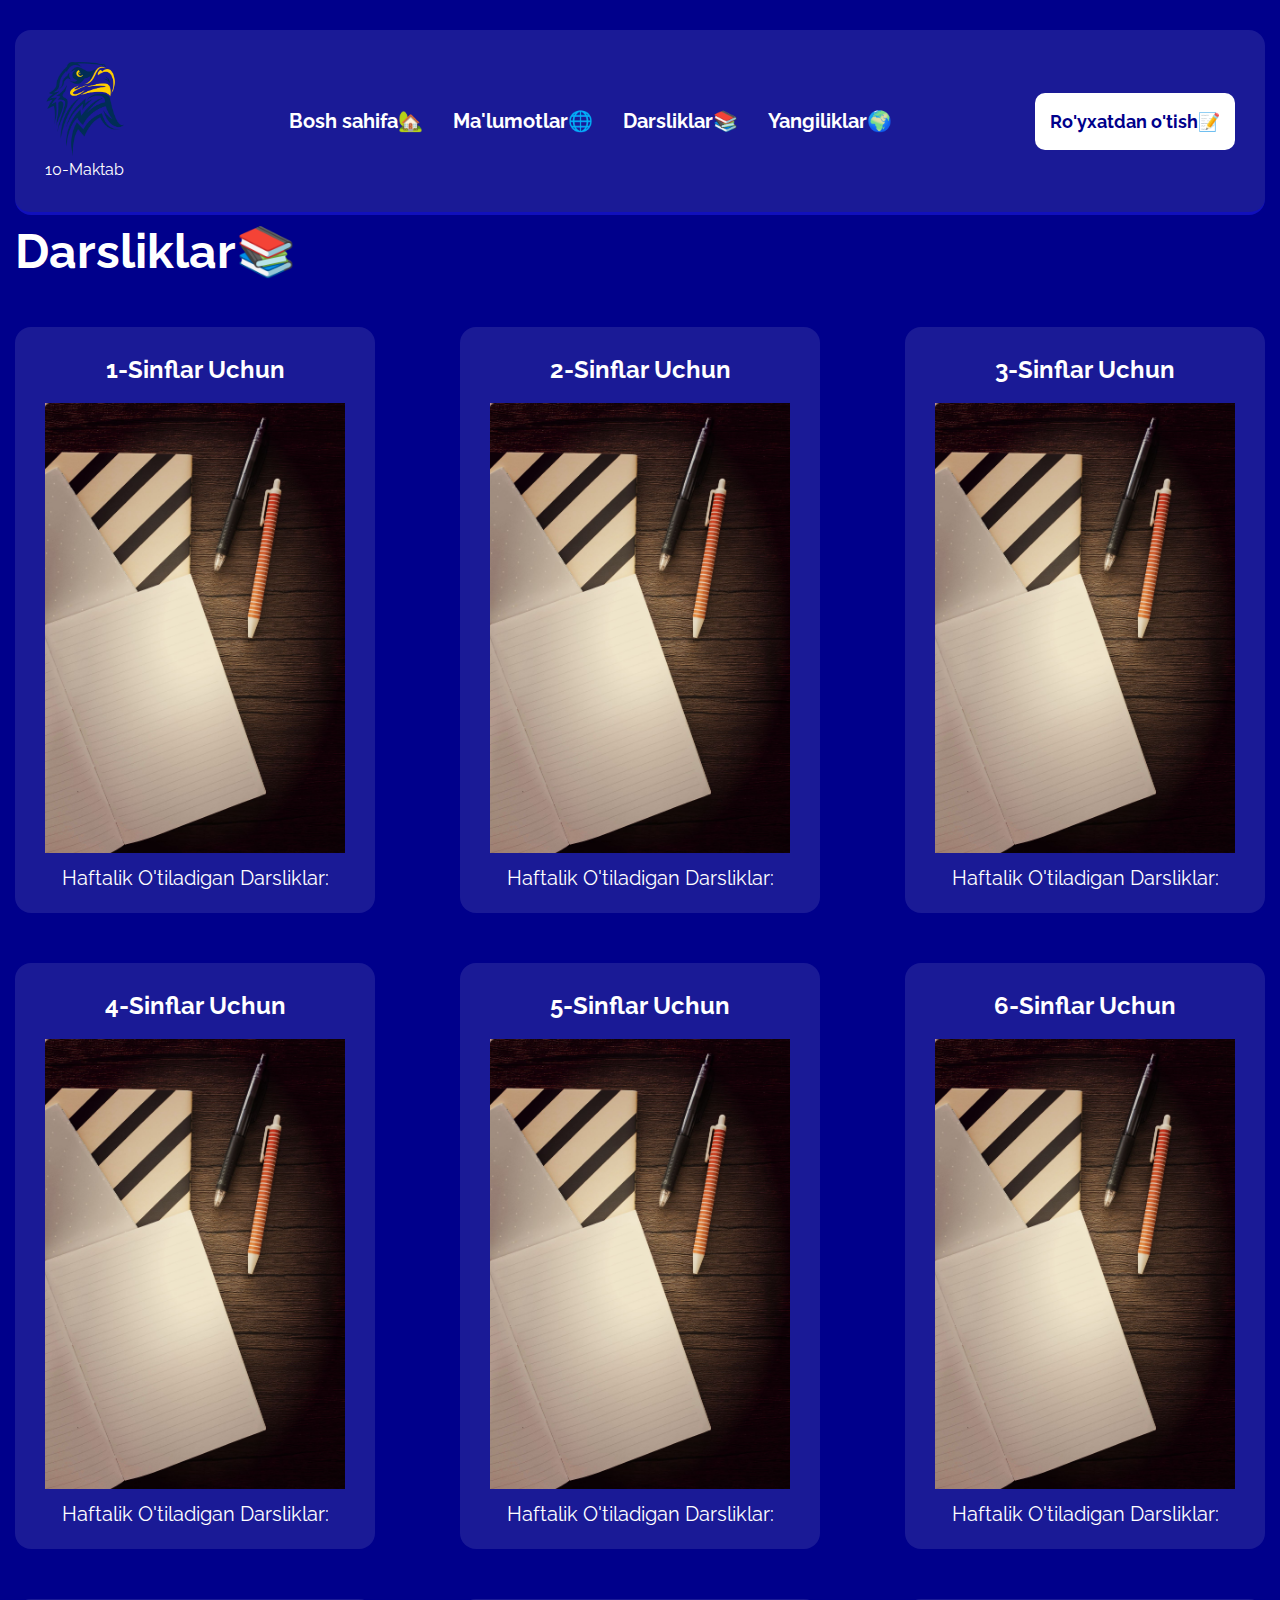
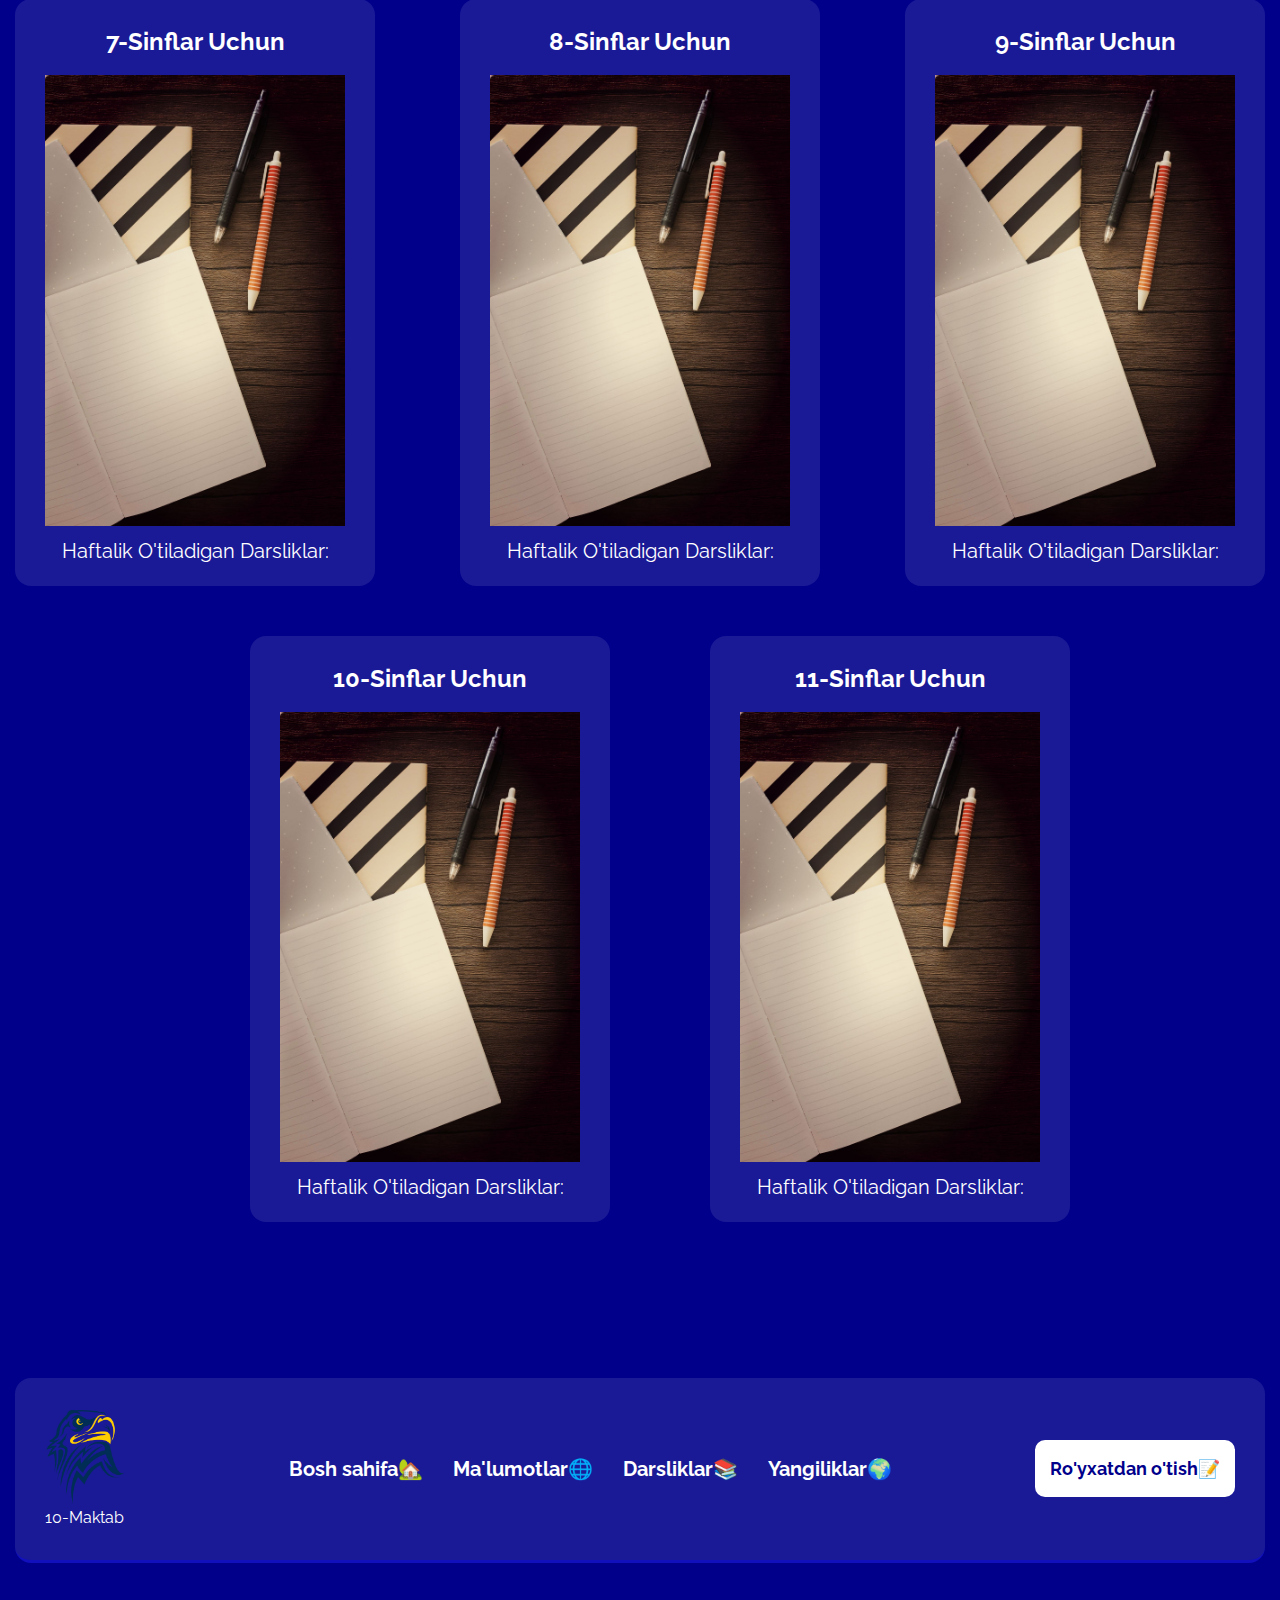
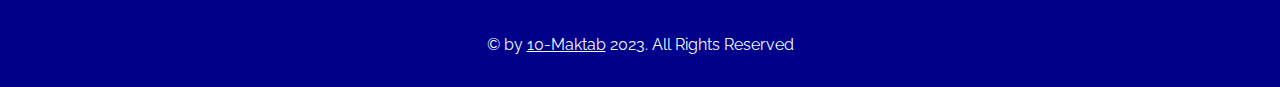
<file: listen.html>
<!DOCTYPE html>
<html lang="uz">
<head>
    <meta charset="UTF-8">
    <meta name="viewport" content="width=device-width, initial-scale=1.0">
    <title>Darsliklar | 10-Maktab</title>
    <link rel="stylesheet" href="css/lesson.css">
    <link rel="stylesheet" href="css/about.css">
    <link rel="stylesheet" href="css/global.css">
    <link rel="stylesheet" href="css/normalize.css">    

    <link rel="preconnect" href="https://fonts.googleapis.com">
    <link rel="preconnect" href="https://fonts.gstatic.com" crossorigin>
    <link href="https://fonts.googleapis.com/css2?family=Raleway:wght@700&display=swap" rel="stylesheet">
    
    <link rel="icon" href="img/logo 3.svg">
</head>
<body>
    
    <header class="header">
        <div class="container">
            <div class="head-top">
                <a class="logo" href="index.html">
                    <img class="logo-img" src="img/logo.png" alt="logo" width="80" height="80">
                    10-Maktab
                </a>
                
                <nav class="head-nav">
                    <ul class="head-ul">
                        <li class="head-li">
                            <a class="head-li-a" href="index.html">Bosh sahifa🏡</a>
                        </li>
                        <li class="head-li">
                            <a class="head-li-a" href="about.html">Ma'lumotlar🌐</a>
                        </li>
                        <li class="head-li">
                            <a class="head-li-a" href="listen.html">Darsliklar📚</a>
                        </li>
                        <li class="head-li">
                            <a class="head-li-a" href="news.html">Yangiliklar🌍</a>
                        </li>
                    </ul>
                </nav>
                
                <a class="head-login-a" href="login.html">Ro'yxatdan o'tish📝</a>
                
            </div>
        </div>
    </header>

    <main class="main">
        <div class="container">
            <h1 class="main-h1">Darsliklar📚</h1>

            <ul class="lesson-ul">
                <li class="lesson-li">
                    <a href="listen.html">
                        <div class="lesson-wrapper">
                            <h2 class="lesson-h1">1-Sinflar Uchun</h2>
                            <img class="lesson-img" src="img/book-and-pen.jpeg" alt="book-and-pen-img" width="300" height="250">
                            <p class="lesson-a">Haftalik O'tiladigan Darsliklar:</p>
                        </div>
                    </a>
                </li>
                <li class="lesson-li">
                    <a href="listen.html">
                        <div class="lesson-wrapper">
                            <h2 class="lesson-h1">2-Sinflar Uchun</h2>
                            <img class="lesson-img" src="img/book-and-pen.jpeg" alt="book-and-pen-img" width="300" height="250">
                            <p class="lesson-a">Haftalik O'tiladigan Darsliklar:</p>
                        </div>
                    </a>
                </li>
                <li class="lesson-li">
                    <a href="listen.html">
                        <div class="lesson-wrapper">
                            <h2 class="lesson-h1">3-Sinflar Uchun</h2>
                            <img class="lesson-img" src="img/book-and-pen.jpeg" alt="book-and-pen-img" width="300" height="250">
                            <p class="lesson-a">Haftalik O'tiladigan Darsliklar:</p>
                        </div>
                    </a>
                </li>
            </ul>
            <ul class="lesson-ul">
                <li class="lesson-li">
                    <a href="listen.html">
                        <div class="lesson-wrapper">
                            <h2 class="lesson-h1">4-Sinflar Uchun</h2>
                            <img class="lesson-img" src="img/book-and-pen.jpeg" alt="book-and-pen-img" width="300" height="250">
                            <p class="lesson-a">Haftalik O'tiladigan Darsliklar:</p>
                        </div>
                    </a>
                </li>
                <li class="lesson-li">
                    <a href="listen.html">
                        <div class="lesson-wrapper">
                            <h2 class="lesson-h1">5-Sinflar Uchun</h2>
                            <img class="lesson-img" src="img/book-and-pen.jpeg" alt="book-and-pen-img" width="300" height="250">
                            <p class="lesson-a">Haftalik O'tiladigan Darsliklar:</p>
                        </div>
                    </a>
                </li>
                <li class="lesson-li">
                    <a href="listen.html">
                        <div class="lesson-wrapper">
                            <h2 class="lesson-h1">6-Sinflar Uchun</h2>
                            <img class="lesson-img" src="img/book-and-pen.jpeg" alt="book-and-pen-img" width="300" height="250">
                            <p class="lesson-a">Haftalik O'tiladigan Darsliklar:</p>
                        </div>
                    </a>
                </li>
            </ul>
            <ul class="lesson-ul">
                <li class="lesson-li">
                    <a href="listen.html">
                        <div class="lesson-wrapper">
                            <h2 class="lesson-h1">7-Sinflar Uchun</h2>
                            <img class="lesson-img" src="img/book-and-pen.jpeg" alt="book-and-pen-img" width="300" height="250">
                            <p class="lesson-a">Haftalik O'tiladigan Darsliklar:</p>
                        </div>
                    </a>
                </li>
                <li class="lesson-li">
                    <a href="listen.html">
                        <div class="lesson-wrapper">
                            <h2 class="lesson-h1">8-Sinflar Uchun</h2>
                            <img class="lesson-img" src="img/book-and-pen.jpeg" alt="book-and-pen-img" width="300" height="250">
                            <p class="lesson-a">Haftalik O'tiladigan Darsliklar:</p>
                        </div>
                    </a>
                </li>
                <li class="lesson-li">
                    <a href="listen.html">
                        <div class="lesson-wrapper">
                            <h2 class="lesson-h1">9-Sinflar Uchun</h2>
                            <img class="lesson-img" src="img/book-and-pen.jpeg" alt="book-and-pen-img" width="300" height="250">
                            <p class="lesson-a">Haftalik O'tiladigan Darsliklar:</p>
                        </div>
                    </a>
                </li>
            </ul>
            <ul class="lesson-ul-4">
                <li class="lesson-li-4">
                    <a href="listen.html">
                        <div class="lesson-wrapper">
                            <h2 class="lesson-h1">10-Sinflar Uchun</h2>
                            <img class="lesson-img" src="img/book-and-pen.jpeg" alt="book-and-pen-img" width="300" height="250">
                            <p class="lesson-a">Haftalik O'tiladigan Darsliklar:</p>
                        </div>
                    </a>
                </li>
                <li class="lesson-li-4">
                    <a href="listen.html">
                        <div class="lesson-wrapper">
                            <h2 class="lesson-h1">11-Sinflar Uchun</h2>
                            <img class="lesson-img" src="img/book-and-pen.jpeg" alt="book-and-pen-img" width="300" height="250">
                            <p class="lesson-a">Haftalik O'tiladigan Darsliklar:</p>
                        </div>
                    </a>
                </li>
            </ul>
        </div>
    </main>

    <footer class="footer">
        <div class="container">
            <div class="footer-top">
                <a class="logo" href="index.html">
                    <img class="logo-img" src="img/logo.png" alt="logo" width="80" height="80">
                    10-Maktab
                </a>
                
                <nav class="head-nav">
                    <ul class="head-ul">
                        <li class="head-li">
                            <a class="head-li-a" href="index.html">Bosh sahifa🏡</a>
                        </li>
                        <li class="head-li">
                            <a class="head-li-a" href="about.html">Ma'lumotlar🌐</a>
                        </li>
                        <li class="head-li">
                            <a class="head-li-a" href="listen.html">Darsliklar📚</a>
                        </li>
                        <li class="head-li">
                            <a class="head-li-a" href="news.html">Yangiliklar🌍</a>
                        </li>
                    </ul>
                </nav>
                
                <a class="head-login-a" href="login.html">Ro'yxatdan o'tish📝</a>
                
            </div>
            
            <p class="connect">
                &copy; by <a class="connect-a" href="https://www.facebook.com/10maktabquqon/">10-Maktab</a> 2023. All Rights Reserved 
            </p>
                
            </div>
        </footer>
    
</body>
</html>
</file>
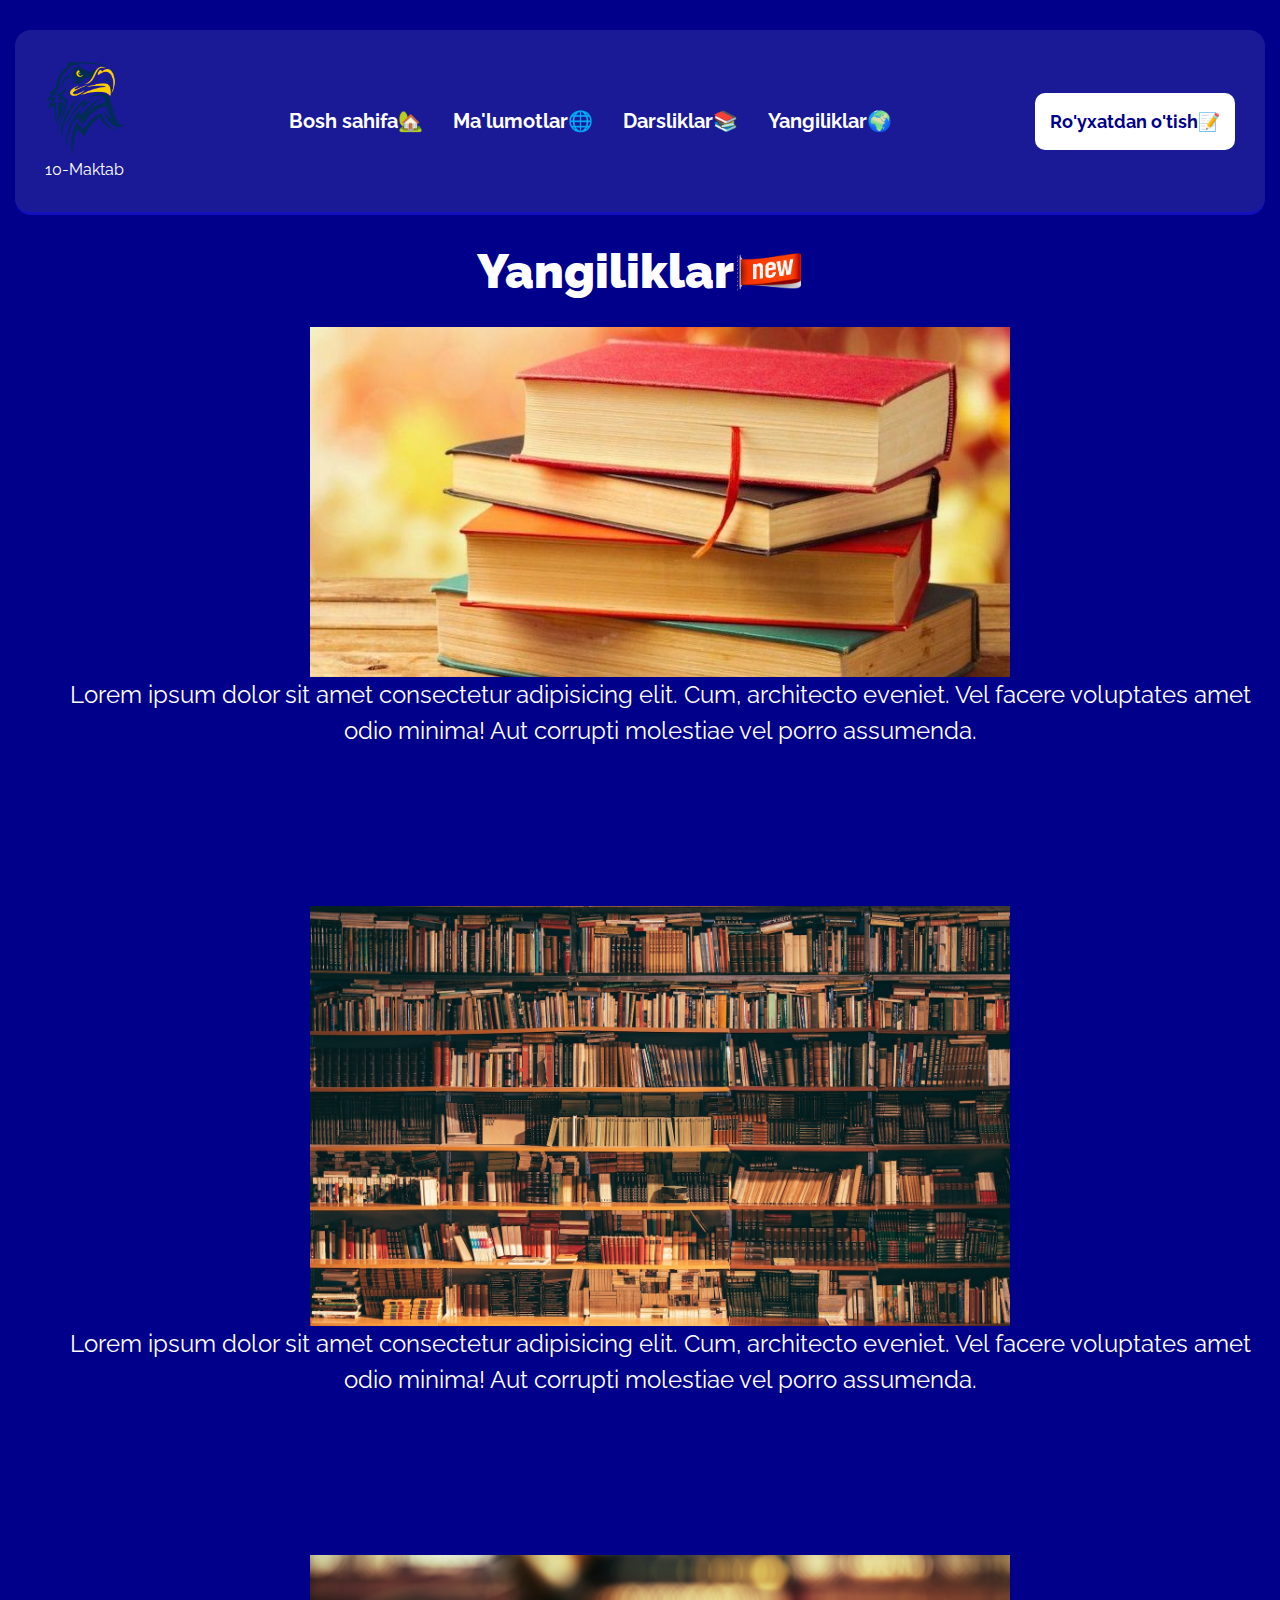
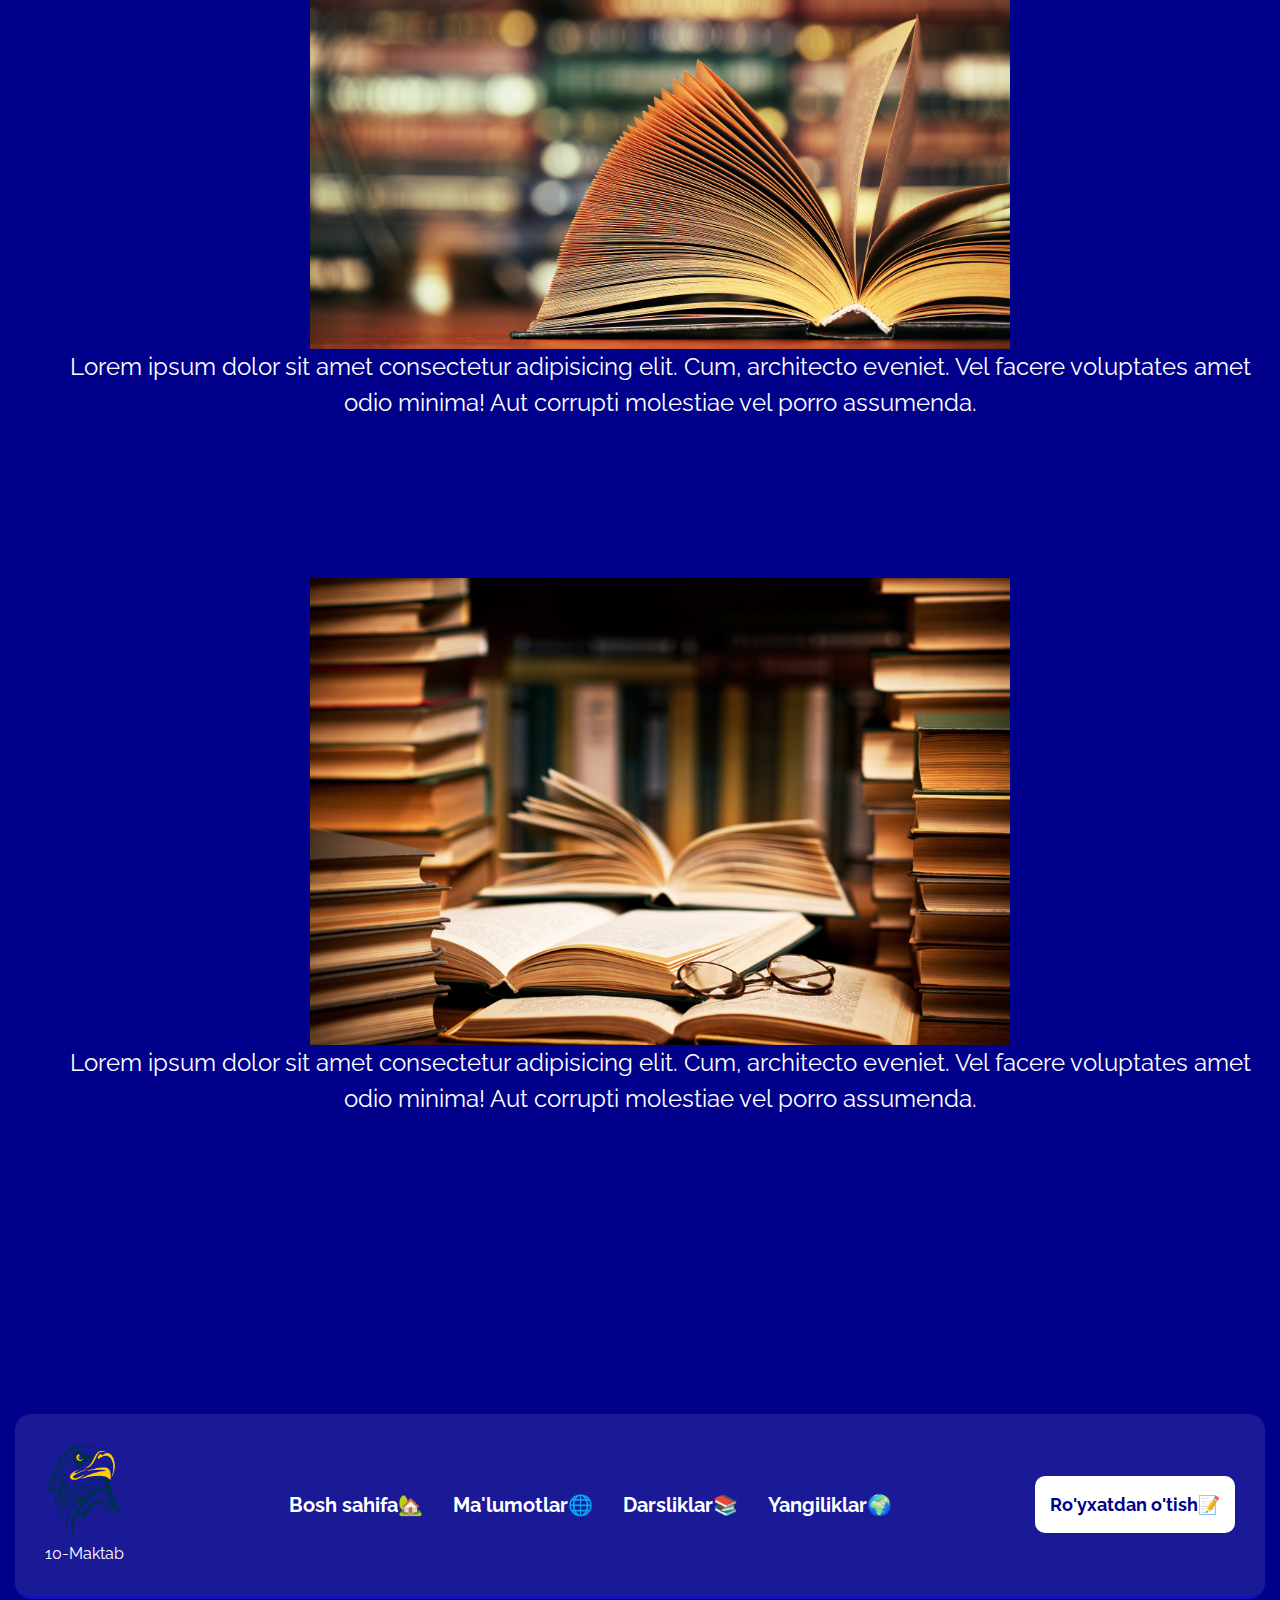
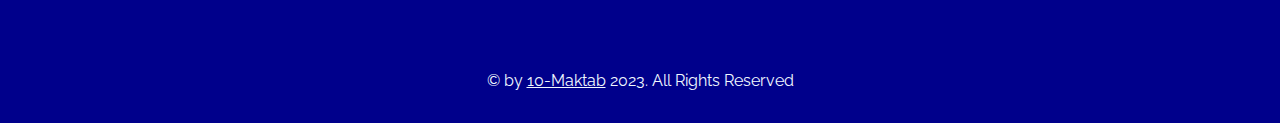
<file: news.html>
<!DOCTYPE html>
<html lang="en">
<head>
    <meta charset="UTF-8">
    <meta name="viewport" content="width=device-width, initial-scale=1.0">
    <title>Yangiliklar | 10-Maktab</title>
    <link rel="stylesheet" href="css/lesson.css">
    <link rel="stylesheet" href="css/news.css">
    <link rel="stylesheet" href="css/about.css">
    <link rel="stylesheet" href="css/global.css">
    <link rel="stylesheet" href="css/normalize.css">    
    
    <link rel="preconnect" href="https://fonts.googleapis.com">
    <link rel="preconnect" href="https://fonts.gstatic.com" crossorigin>
    <link href="https://fonts.googleapis.com/css2?family=Raleway:wght@700&display=swap" rel="stylesheet">
    
    <link rel="icon" href="img/logo 3.svg">
</head>
<body>
    
    <header class="header">
        <div class="container">
            <div class="head-top">
                <a class="logo" href="index.html">
                    <img class="logo-img" src="img/logo.png" alt="logo" width="80" height="80">
                    10-Maktab
                </a>
                
                <nav class="head-nav">
                    <ul class="head-ul">
                        <li class="head-li">
                            <a class="head-li-a" href="index.html">Bosh sahifa🏡</a>
                        </li>
                        <li class="head-li">
                            <a class="head-li-a" href="about.html">Ma'lumotlar🌐</a>
                        </li>
                        <li class="head-li">
                            <a class="head-li-a" href="listen.html">Darsliklar📚</a>
                        </li>
                        <li class="head-li">
                            <a class="head-li-a" href="news.html">Yangiliklar🌍</a>
                        </li>
                    </ul>
                </nav>
                
                <a class="head-login-a" href="login.html">Ro'yxatdan o'tish📝</a>
                
            </div>
        </div>
    </header>
    
    <main class="main">
        <div class="container">
            <h1 class="hero-h1">Yangiliklar
                <img src="img/news.png" alt="news" width="70" height="70">
            </h1>
            <ul class="slider-list">
                <li class="slider-item">
                    <div class="slider-hero">
                        <a class="info-a" href="news.html">
                            <div class="info-wrapper">
                                <img class="slider-img" src="img/book-2.jpg" alt="book" width="700" height="350">
                                <a class="info-wrapper-link" href="news.html">Lorem ipsum dolor sit amet consectetur adipisicing elit. Cum, architecto eveniet. Vel facere voluptates amet odio minima! Aut corrupti molestiae vel porro assumenda.</a>
                            </div>
                        </a>
                    </div>
                </li>
                
                <li class="slider-item">
                    <div class="slider-hero">
                        <a class="info-a" href="news.html">
                            <div class="info-wrapper">
                                <img class="slider-img" src="img/book.png" alt="book" width="700" height="350">
                                <a class="info-wrapper-link" href="news.html">Lorem ipsum dolor sit amet consectetur adipisicing elit. Cum, architecto eveniet. Vel facere voluptates amet odio minima! Aut corrupti molestiae vel porro assumenda.</a>
                            </div>
                        </a>
                    </div>
                </li>
                
                <li class="slider-item">
                    <div class="slider-hero">
                        <a class="info-a" href="news.html">
                            <div class="info-wrapper">
                                <img class="slider-img" src="img/bok.jpg" alt="book" width="700" height="350">
                                <a class="info-wrapper-link" href="news.html">Lorem ipsum dolor sit amet consectetur adipisicing elit. Cum, architecto eveniet. Vel facere voluptates amet odio minima! Aut corrupti molestiae vel porro assumenda.</a>
                            </div>
                        </a>
                    </div>
                </li>
                
                <li class="slider-item"> 
                    <div class="slider-hero">
                        <a class="info-a" href="news.html">
                            <div class="info-wrapper">
                                <img class="slider-img" src="img/books.jpg" alt="book" width="700" height="350">
                                <a class="info-wrapper-link" href="news.html">Lorem ipsum dolor sit amet consectetur adipisicing elit. Cum, architecto eveniet. Vel facere voluptates amet odio minima! Aut corrupti molestiae vel porro assumenda.</a>
                            </div>
                        </a>
                    </div>
                </li>
                
            </ul>
        </div>
    </main>

    <footer class="footer">
        <div class="container">
            <div class="footer-top">
                <a class="logo" href="index.html">
                    <img class="logo-img" src="img/logo.png" alt="logo" width="80" height="80">
                    10-Maktab
                </a>
                
                <nav class="head-nav">
                    <ul class="head-ul">
                        <li class="head-li">
                            <a class="head-li-a" href="index.html">Bosh sahifa🏡</a>
                        </li>
                        <li class="head-li">
                            <a class="head-li-a" href="about.html">Ma'lumotlar🌐</a>
                        </li>
                        <li class="head-li">
                            <a class="head-li-a" href="listen.html">Darsliklar📚</a>
                        </li>
                        <li class="head-li">
                            <a class="head-li-a" href="news.html">Yangiliklar🌍</a>
                        </li>
                    </ul>
                </nav>
                
                <a class="head-login-a" href="login.html">Ro'yxatdan o'tish📝</a>
                
            </div>
            
            <p class="connect">
                &copy; by <a class="connect-a" href="https://www.facebook.com/10maktabquqon/">10-Maktab</a> 2023. All Rights Reserved 
            </p>
                
            </div>
        </footer>
    
</body>
</html>
</file>
<file: css/lesson.css>
.lesson-ul-4 {
    display: flex;
    align-items: center;
    justify-content: center;
}

.lesson-li-4 {
    margin-right: 100px;
}

.lesson-li-4:last-child {
    margin-right: 0;
}
</file>
<file: css/about.css>
.main-top-h1 {
    margin: 0;
    padding: 0;
    color: #fff;
    font-size: 48px;
    margin-top: 40px;
    margin-bottom: 40px;
    font-weight: 700;
}

.about-img {
    width: 300px;
    height: 300px;
}
</file>
<file: css/global.css>
@font-face {
    font-family: "Inter";
    font-style: normal;
    font-weight: 400;
    src: url("../fonts/inter-v2-latin_cyrillic-regular.woff2") format("woff2"),
    url("../fonts/inter-v2-latin_cyrillic-regular.woff") format("woff"); 
}

@font-face {
    font-family: "Inter";
    font-style: normal;
    font-weight: 500;
    src: url("../fonts/inter-v2-latin_cyrillic-500.woff2") format("woff2"),
    url("../fonts/inter-v2-latin_cyrillic-500.woff") format("woff"); 
}

@font-face {
    font-family: "Inter";
    font-style: normal;
    font-weight: 700;
    src: url("../fonts/inter-v2-latin_cyrillic-700.woff2") format("woff2"),
    url("../fonts/inter-v2-latin_cyrillic-700.woff") format("woff"); 
}

html {
    box-sizing: border-box;
    scroll-behavior: smooth;
}

*,
*::before,
*::after {
    box-sizing: inherit;
}

body {
    padding: 0;
    margin: 0;
    font-family: 'Raleway', sans-serif;
    font-size: 16px;
    line-height: 1.5;
    background-color: darkblue;
    color: #222;
}

ul {
    list-style-type: none;
}

a {
    text-decoration: none;
}

img {
    display: block;
    max-width: 100%;
    height: auto;
}

.visually-hidden {
    position: absolute;
    width: 1px;
    height: 1px;
    margin: -1px;
    border: 0;
    padding: 0;
    clip: rect(0 0 0 0);
    overflow: hidden;
}

.container {
    max-width: 1300px;
    padding-left: 15px;
    padding-right: 15px;
    margin-left: auto;
    margin-right: auto;
}

/* header */

.header {
    padding-top: 30px;
    /* border-bottom: #111646 5px solid;
    border-bottom-right-radius: 20px;
    border-bottom-left-radius: 20px;
    background-color: darkblue; */
}

.head-top {
    margin: 0;
    padding: 0;
    padding: 30px;
    display: flex;
    align-items: center;
    justify-content: space-between;
    border-radius: 16px;
    background-color: rgba(255, 255, 255, 0.1);
    border-bottom: 3px solid rgba(4, 0, 255, 0.362);
}

.logo {
    color: #fff;
}

.logo img {
    display: block;
    margin-right: 20px;
}

.head-ul {
    margin: 0;
    padding: 0;
    display: flex;
    align-items: center;
    list-style-type: none;
}

.head-li {
    margin: 0;
    padding: 0;
    margin-right: 30px;
}

.head-li:last-child {
    margin-right: 0;
}

.head-li-a {
    margin: 0;
    padding: 0;
    color: #fff;
    font-size: 20px;
    font-weight: 700;
    text-decoration: none;
    transition: all 0.3s ease-in-out;
}

.head-li-a:hover {
    color: darkturquoise;
}

.head-login-a {
    padding: 15px;
    font-size: 18px;
    color: darkblue;
    font-weight: 700;
    border-radius: 10px;
    text-decoration: none;
    background-color: #fff;
    transition: all 0.3s ease-in-out;
}

.head-login-a:hover {
    color: #fff;
    border-radius: 0;
    border: 1px solid #fff;
    background-color: transparent;
}


.hero {
    display: flex;
    flex-direction: column;
}

.hero-h1 {
    margin: 0;
    padding: 0;
    color: #fff;
    display: flex;
    align-items: center;
    margin-right: auto;
    margin-left: auto;
    font-size: 48px;
    font-weight: 900;
    margin-top: 20px;
    margin-bottom: 20px;
}

.info-a {
    width: 700px;
    height: 350px;
}

.info-wrapper {
    margin: 0;
    padding: 0;
    /* display: flex; */
    margin-bottom: 157px;
}

.info-wrapper-link {
    margin: 0;
    padding: 0;
    bottom: 31px;
    display: flex;
    color: #fff;
    font-size: 24px;
    margin-right: 0;
    margin-bottom: 20px;
    text-decoration: none;
    text-align: center;
    transition: all 0.3s ease-in-out;
}

.info-wrapper-link:hover {
    opacity: 87%;
}

.info-wrapper-link:active {
    opacity: 30%;
}

.info-wrapper-link:last-child {
    margin: 0;
    padding: 0;
}

.info-wrapper-img {
    margin-bottom: 10px;
    transition: all 0.3s ease-in-out;
}

.info-wrapper-img:hover {
    opacity: 87%;
}

.info-wrapper-img:active {
    opacity: 28%;
}

/*header-end*/

.main {
    padding-bottom: 70px;
    /* border-bottom: #111646 5px solid;
    border-bottom-right-radius: 20px;
    border-bottom-left-radius: 20px;
    background-color: darkblue; */
    
}

.main-top {
    padding-top: 70px;
    display: flex;
    align-items: center;
    justify-content: space-between;
}

.main-h1 {
    margin: 0;
    padding: 0;
    color: #fff;
    font-size: 48px;
    margin-bottom: 40px;
    font-weight: 700;
}

.see-more {
    color: #fff;
    display: flex;
    font-size: 24px;
    padding-bottom: 30px;
    align-items: center;
}

.lesson-ul {
    margin: 0;
    padding: 0;
    display: flex;
    margin-right: auto;
    margin-left: auto;
    align-items: center;
    margin-bottom: 50px;
    list-style-type: none;
    justify-content: space-between;
}

.lesson-li {
    margin: 0;
    padding: 0;
}

.lesson-wrapper {
    margin: 0;
    padding: 0;
    display: flex;
    flex-direction: column;
    padding: 10px 30px;
    border-radius: 16px;
    background-color: rgba(255, 255, 255, 0.1);
    transition: all 0.3s ease-in-out;
}

.lesson-wrapper:hover {
    border-radius: 0;
}

.lesson-h1 {
    margin: 0;
    padding: 0;
    color: #fff;
    padding-top: 15px;
    padding-bottom: 15px;
    text-align: center;
}

.lesson-a {
    margin: 0;
    padding: 0;
    color: #fff;
    font-size: 20px;
    text-align: center;
    padding-top: 10px;
    padding-bottom: 10px;
}

/* about */

.about-ul {
    margin: 0;
    padding: 0;
    display: flex;
    margin-bottom: 50px;
    align-items: center;
    list-style-type: none;
    justify-content: space-between;
}

.about-li {
    margin: 0;
    padding: 0;
}

.about-wrapper {
    margin: 0;
    padding: 0;
    display: flex;
    flex-direction: column;
    padding: 20px 30px;
    border-radius: 16px;
    background-color: rgba(255, 255, 255, 0.1);
    transition: all 0.3s ease-in-out;
}

.about-wrapper:hover {
    border-radius: 0;
}

.about-h1 {
    margin: 0;
    padding: 0;
    color: #fff;
    text-align: center;
    font-size: 18px;
    padding-bottom: 10px;
}

/* about */
/* main */

.footer-top {
    margin: 0;
    padding: 0;
    padding: 30px;
    display: flex;
    margin-top: 70px;
    margin-bottom: 70px;
    align-items: center;
    border-radius: 16px;
    justify-content: space-between;
    background-color: rgba(255, 255, 255, 0.1);
    border-bottom: 3px solid rgba(4, 0, 255, 0.362);
}

.connect {
    text-align: center;
    color: aliceblue;
    margin-bottom: 30px;
}

.connect-a {
    color: aliceblue;
    text-decoration: underline;
}
</file>
<file: css/news.css>
.slider-img {
    margin-right: auto;
    margin-left: auto;
}

.hero-h1 {
justify-content: center;
}
</file>
